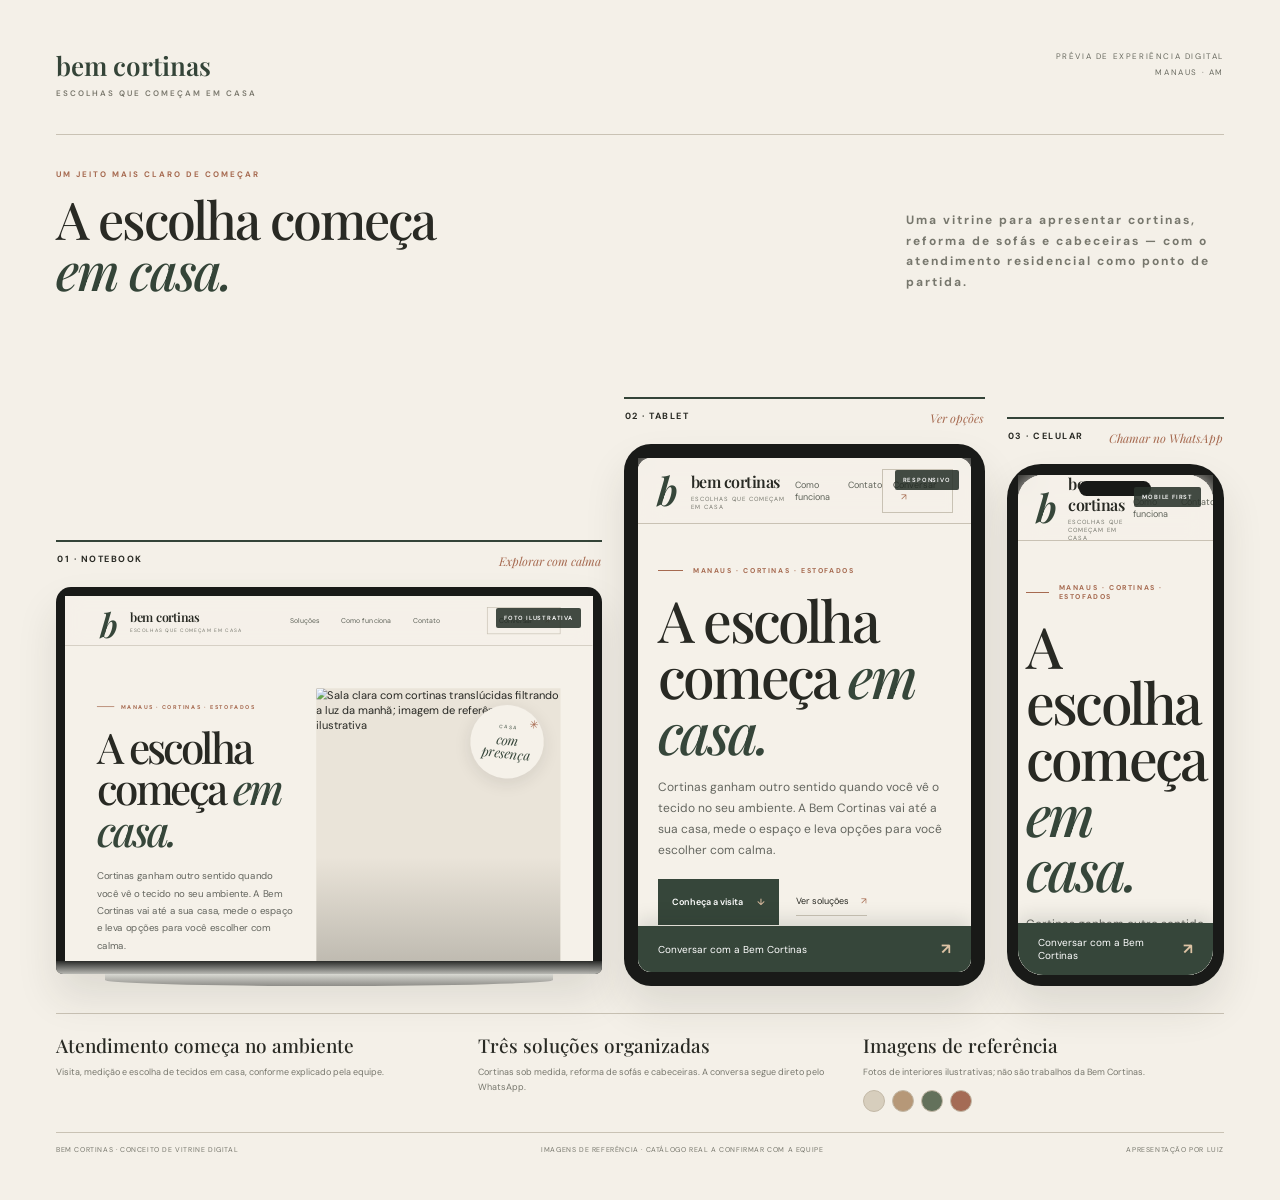
<file: arte/prancha.html>
<!doctype html><html lang="pt-BR"><head><meta charset="utf-8"><meta name="viewport" content="width=device-width, initial-scale=1"><title>Bem Cortinas — prancha de apresentação</title><link rel="preconnect" href="https://fonts.googleapis.com"><link rel="preconnect" href="https://fonts.gstatic.com" crossorigin><link href="https://fonts.googleapis.com/css2?family=DM+Sans:wght@400;500;600;700&family=Playfair+Display:wght@500;600&display=swap" rel="stylesheet"><style>
:root{--paper:#f4f0e8;--ink:#292a24;--muted:#77776d;--line:#c9c2b4;--green:#344438;--clay:#a66a50;--serif:'Playfair Display',Georgia,serif;--sans:'DM Sans',Arial,sans-serif}*{box-sizing:border-box}body{margin:0;background:#e9e4db;color:var(--ink);font-family:var(--sans)}.board{width:min(100%,1800px);min-height:1200px;margin:auto;background:var(--paper);padding:48px 56px 30px;overflow:hidden}.head{height:87px;border-bottom:1px solid var(--line);display:flex;align-items:flex-start;justify-content:space-between}.brand{font:600 26px var(--serif);color:var(--green)}.brand small{display:block;font:600 8px var(--sans);letter-spacing:2px;color:#7a786d;margin-top:5px}.head-meta{text-align:right;font-size:8px;letter-spacing:1.6px;color:#696a60;line-height:2}.intro{display:flex;justify-content:space-between;align-items:end;padding:34px 0 30px}.intro p{font-size:8px;letter-spacing:2px;color:var(--clay);font-weight:700;margin:0 0 14px}.intro h1{font:500 52px/.99 var(--serif);letter-spacing:-2px;margin:0}.intro h1 em{color:var(--green);font-weight:500}.intro .desc{width:310px;font-size:12px;line-height:1.7;color:var(--muted);margin:0 8px 4px 22px}.devices{display:grid;grid-template-columns:1.18fr .78fr .47fr;gap:22px;align-items:end;height:660px}.device-col{display:flex;flex-direction:column;align-items:center;min-width:0}.device-caption{align-self:stretch;display:flex;justify-content:space-between;border-top:2px solid var(--green);padding:11px 1px 8px;margin-bottom:10px}.device-caption b{font-size:9px;letter-spacing:1.5px}.device-caption span{font:italic 12px var(--serif);color:var(--clay)}.frame{background:#191a18;border-radius:20px;padding:10px;box-shadow:0 22px 40px #292a241d;width:100%;overflow:hidden}.screen{background:#f5f1e9;overflow:hidden;position:relative}.laptop .frame{border-radius:15px 15px 7px 7px;padding:9px 9px 12px}.laptop .screen{height:365px}.laptop .frame:after{content:"";height:13px;background:linear-gradient(#292a28,#b9b9b4);display:block;margin:0 -9px -12px}.tablet .frame{max-width:425px;border-radius:27px;padding:14px}.tablet .screen{height:514px;border-radius:13px}.phone .frame{max-width:265px;border-radius:34px;padding:11px}.phone .screen{height:500px;border-radius:25px}.phone .screen:before{content:"";position:absolute;z-index:5;top:6px;left:50%;transform:translateX(-50%);width:72px;height:15px;background:#181917;border-radius:20px}.iframe{border:0;width:100%;height:100%;display:block;background:var(--paper)}.laptop .iframe{width:144%;height:144%;transform:scale(.694);transform-origin:top left}.tablet .iframe{width:100%;height:100%}.phone .iframe{width:100%;height:100%}.desk-base{width:82%;height:12px;background:linear-gradient(#d9d9d3,#8e8d88);border-radius:0 0 50% 50%;margin-top:0}.tablet .device-caption,.phone .device-caption{width:100%}.notes{display:grid;grid-template-columns:1.1fr 1fr 1fr;gap:25px;border-top:1px solid var(--line);margin-top:27px;padding-top:18px}.note h2{font:500 19px var(--serif);margin:0 0 7px}.note p{font-size:9px;line-height:1.65;color:var(--muted);margin:0}.swatches{display:flex;gap:7px;margin-top:10px}.swatches i{width:22px;height:22px;border-radius:50%;background:#d7cebd;border:1px solid #c3b9a7}.swatches i:nth-child(2){background:#b69878}.swatches i:nth-child(3){background:#63715b}.swatches i:nth-child(4){background:#a46b55}.footer{border-top:1px solid var(--line);margin-top:20px;padding-top:12px;display:flex;justify-content:space-between;font-size:7px;color:#77776d;letter-spacing:.6px}.credit{font-size:7px;color:#77776d}.tag{position:absolute;right:12px;top:12px;z-index:8;font:600 6px var(--sans);letter-spacing:.8px;color:white;background:#29332be0;padding:6px 8px;border-radius:2px}@media(max-width:900px){.board{padding:28px 24px;min-height:auto}.head{height:70px}.intro h1{font-size:40px}.intro .desc{width:230px;font-size:10px}.devices{grid-template-columns:1fr 1fr;height:auto;align-items:start}.laptop{grid-column:1/-1}.laptop .screen{height:390px}.tablet .screen{height:450px}.phone .screen{height:450px}.notes{margin-top:35px}}@media(max-width:560px){.board{padding:22px 15px}.head{height:58px}.brand{font-size:19px}.brand small{font-size:6px}.head-meta{font-size:6px}.intro{display:block;padding:25px 0}.intro h1{font-size:38px}.intro .desc{width:auto;margin:14px 0 0;font-size:10px}.devices{grid-template-columns:1fr;gap:26px}.laptop{grid-column:auto}.laptop .screen{height:330px}.tablet .frame{max-width:330px}.tablet .screen{height:480px}.phone .frame{max-width:250px}.phone .screen{height:450px}.notes{grid-template-columns:1fr;gap:15px}.footer{font-size:6px;flex-wrap:wrap;gap:7px}.footer span:last-child{width:100%}}
</style></head><body><main class="board"><header class="head"><div class="brand">bem cortinas<small>ESCOLHAS QUE COMEÇAM EM CASA</small></div><div class="head-meta">PRÉVIA DE EXPERIÊNCIA DIGITAL<br>MANAUS · AM</div></header><section class="intro"><div><p>UM JEITO MAIS CLARO DE COMEÇAR</p><h1>A escolha começa<br><em>em casa.</em></h1></div><p class="desc">Uma vitrine para apresentar cortinas, reforma de sofás e cabeceiras — com o atendimento residencial como ponto de partida.</p></section><section class="devices" aria-label="Prévia em diferentes dispositivos"><article class="device-col laptop"><div class="device-caption"><b>01 · NOTEBOOK</b><span>Explorar com calma</span></div><div class="frame"><div class="screen"><span class="tag">FOTO ILUSTRATIVA</span><iframe class="iframe" src="../index.html" title="Prévia da Bem Cortinas em notebook"></iframe></div></div><div class="desk-base"></div></article><article class="device-col tablet"><div class="device-caption"><b>02 · TABLET</b><span>Ver opções</span></div><div class="frame"><div class="screen"><span class="tag">RESPONSIVO</span><iframe class="iframe" src="../index.html#solucoes" title="Prévia da Bem Cortinas em tablet"></iframe></div></div></article><article class="device-col phone"><div class="device-caption"><b>03 · CELULAR</b><span>Chamar no WhatsApp</span></div><div class="frame"><div class="screen"><span class="tag">MOBILE FIRST</span><iframe class="iframe" src="../index.html#inicio" title="Prévia da Bem Cortinas em celular"></iframe></div></div></article></section><section class="notes"><article class="note"><h2>Atendimento começa no ambiente</h2><p>Visita, medição e escolha de tecidos em casa, conforme explicado pela equipe.</p></article><article class="note"><h2>Três soluções organizadas</h2><p>Cortinas sob medida, reforma de sofás e cabeceiras. A conversa segue direto pelo WhatsApp.</p></article><article class="note"><h2>Imagens de referência</h2><p>Fotos de interiores ilustrativas; não são trabalhos da Bem Cortinas.<div class="swatches" aria-label="Paleta visual ilustrativa"><i></i><i></i><i></i><i></i></div></p></article></section><footer class="footer"><span>BEM CORTINAS · CONCEITO DE VITRINE DIGITAL</span><span>IMAGENS DE REFERÊNCIA · CATÁLOGO REAL A CONFIRMAR COM A EQUIPE</span><span>APRESENTAÇÃO POR LUIZ</span></footer></main></body></html>
</file>
